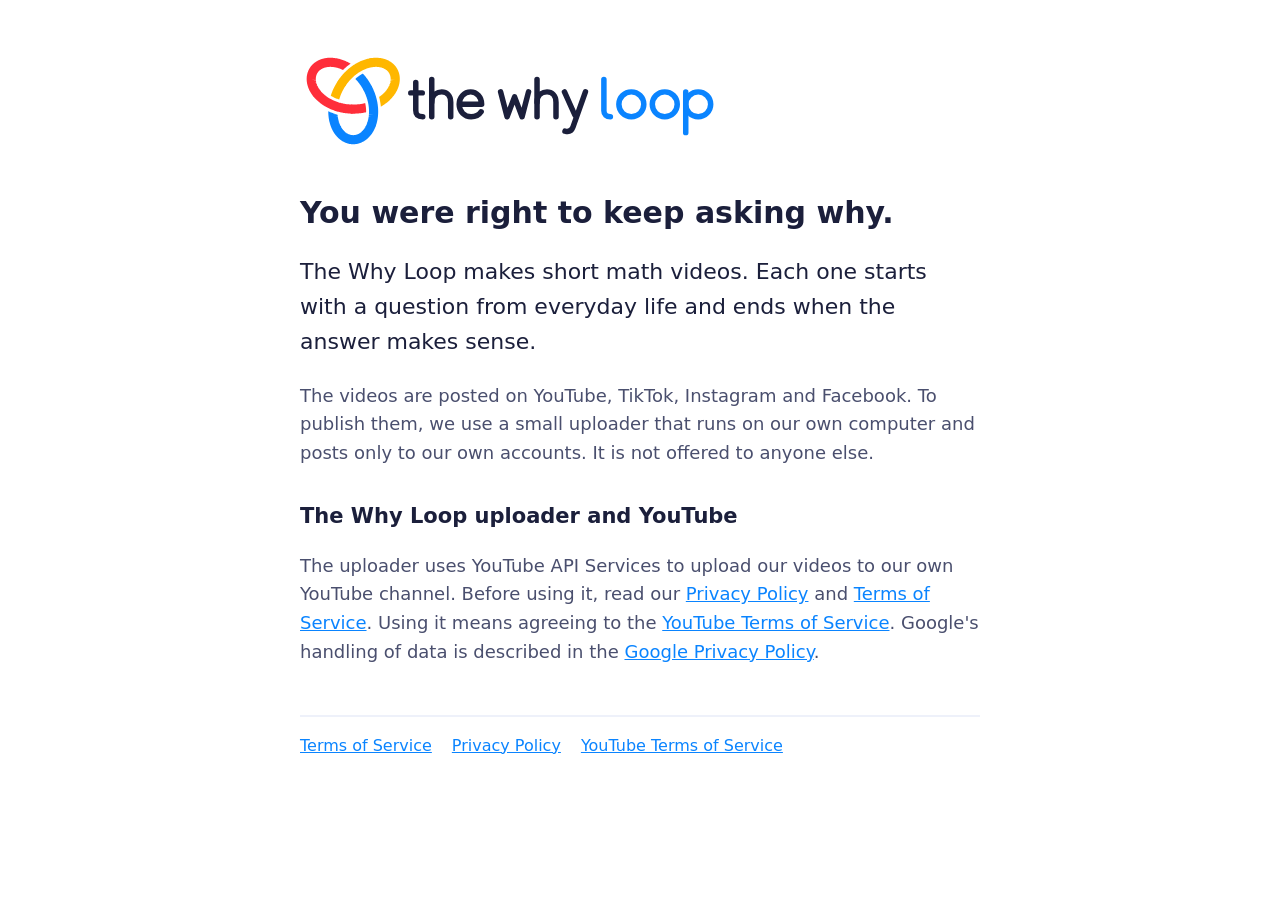
<file: index.html>
<!doctype html>
<html lang="en">
<head>
<meta charset="utf-8">
<meta name="viewport" content="width=device-width, initial-scale=1">
<title>The Why Loop</title>
<meta name="description" content="Short math videos for people who still ask why.">
<link rel="icon" href="favicon.svg" type="image/svg+xml">
<link rel="stylesheet" href="style.css">
</head>
<body>
<main>
<header><img src="the-why-loop-horizontal.svg" alt="The Why Loop"></header>
<h1>You were right to keep asking why.</h1>
<p class="lead">The Why Loop makes short math videos. Each one starts with a question from everyday life and ends when the answer makes sense.</p>
<p>The videos are posted on YouTube, TikTok, Instagram and Facebook. To publish them, we use a small uploader that runs on our own computer and posts only to our own accounts. It is not offered to anyone else.</p>
<h2>The Why Loop uploader and YouTube</h2>
<p>The uploader uses YouTube API Services to upload our videos to our own YouTube channel. Before using it, read our <a href="privacy.html">Privacy Policy</a> and <a href="terms.html">Terms of Service</a>. Using it means agreeing to the <a href="https://www.youtube.com/t/terms">YouTube Terms of Service</a>. Google's handling of data is described in the <a href="https://policies.google.com/privacy">Google Privacy Policy</a>.</p>
<nav><a href="terms.html">Terms of Service</a><a href="privacy.html">Privacy Policy</a><a href="https://www.youtube.com/t/terms">YouTube Terms of Service</a></nav>
</main>
</body>
</html>
</file>
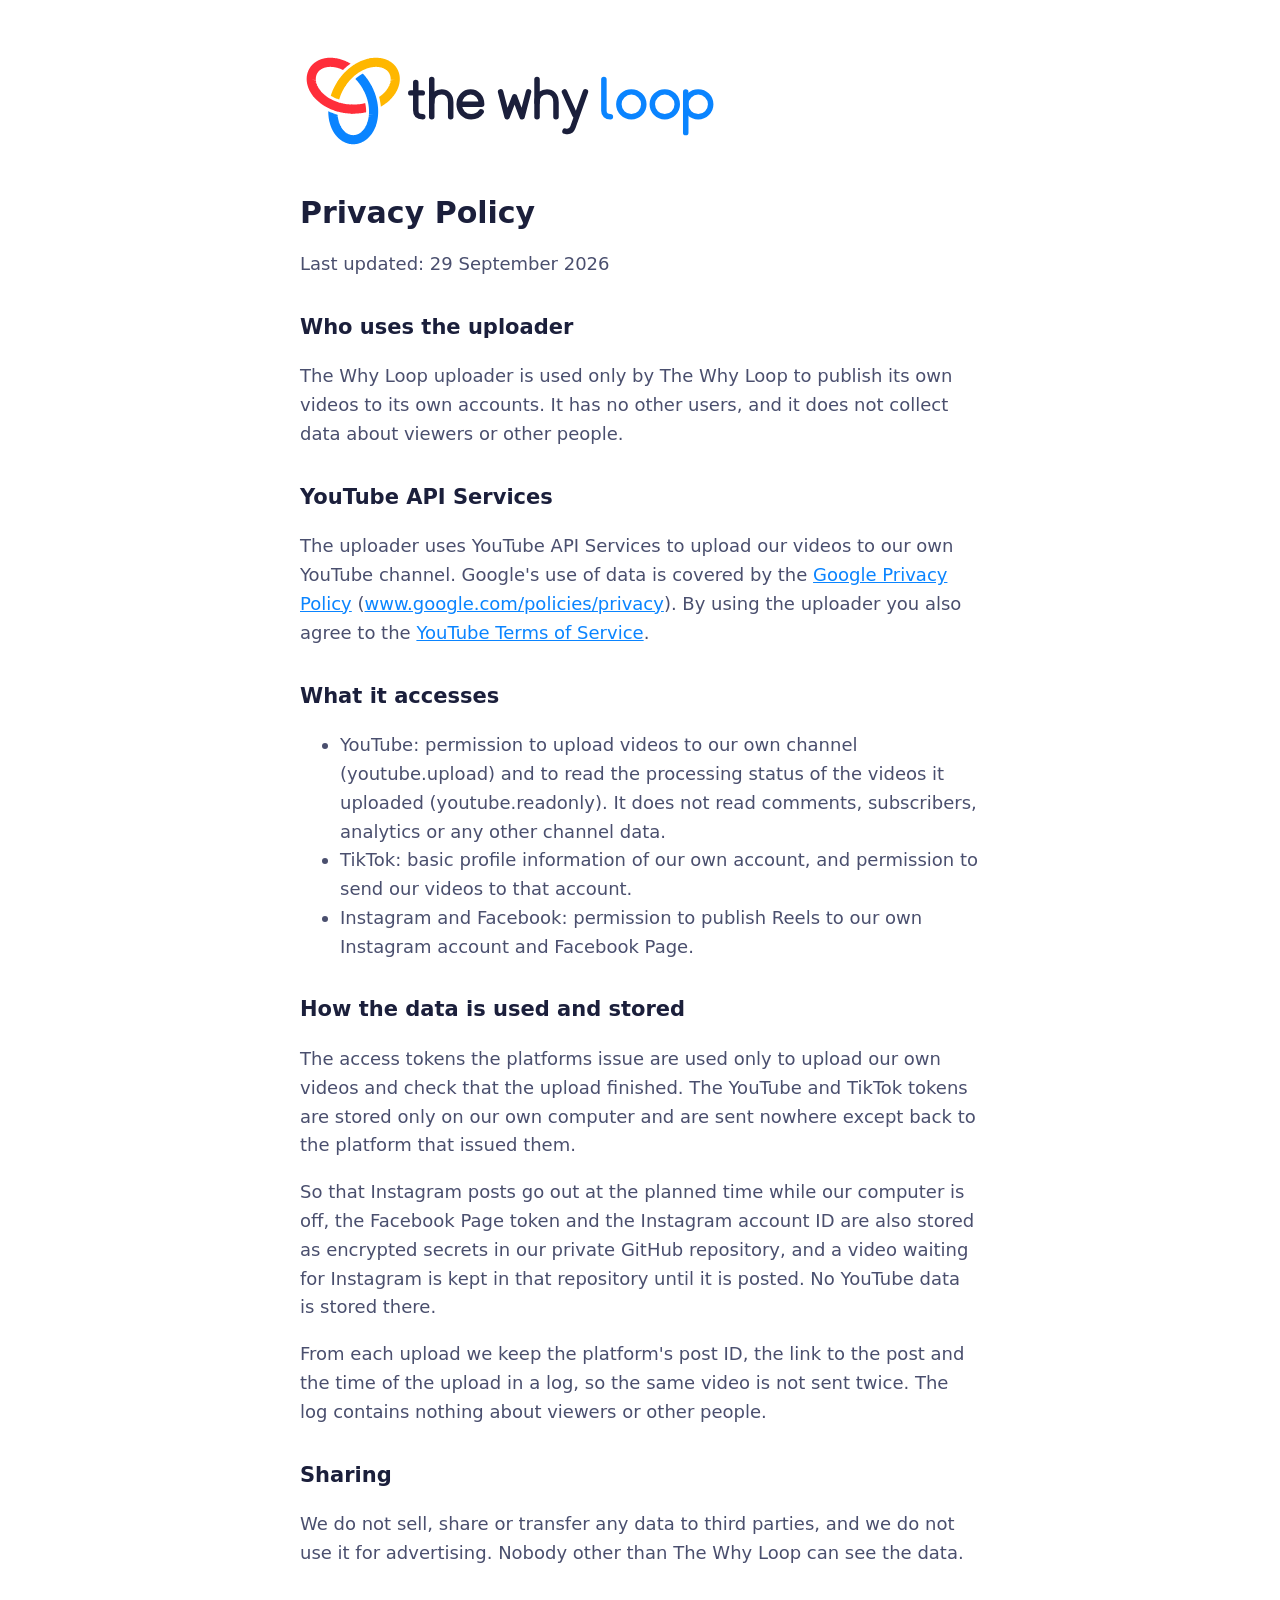
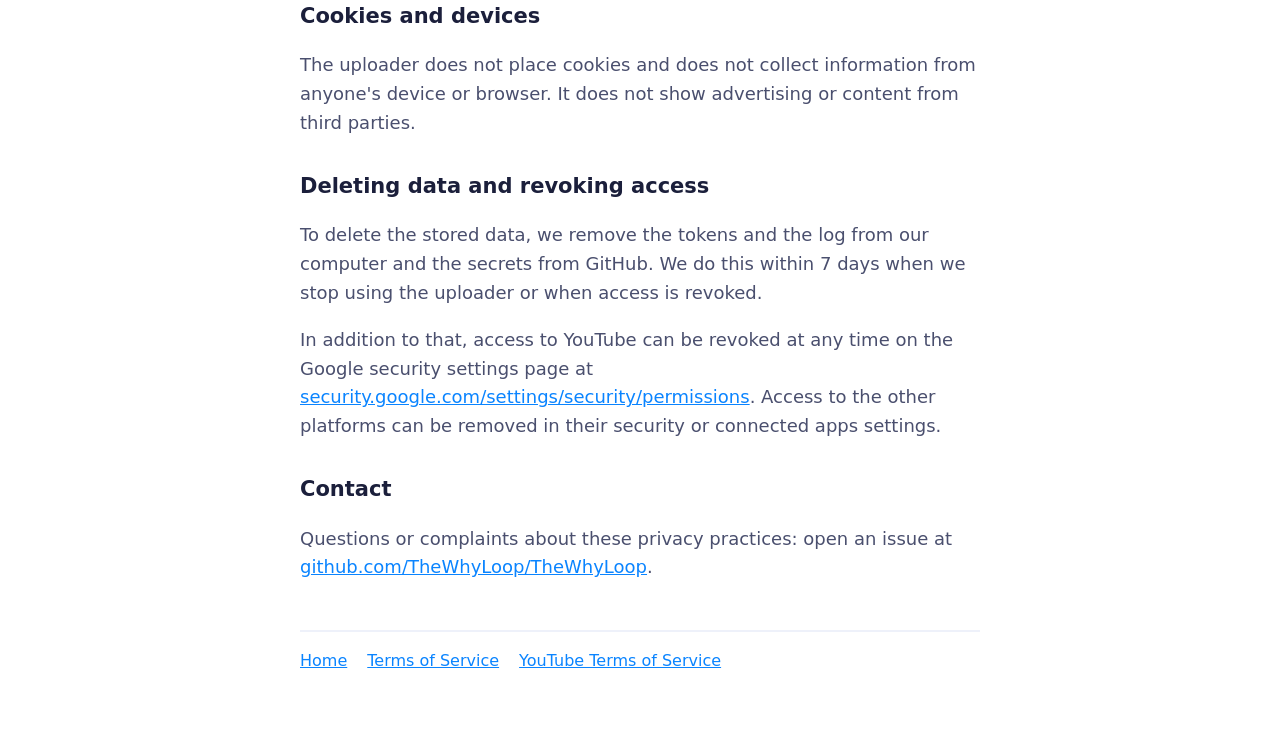
<file: privacy.html>
<!doctype html>
<html lang="en">
<head>
<meta charset="utf-8">
<meta name="viewport" content="width=device-width, initial-scale=1">
<title>Privacy Policy · The Why Loop</title>
<link rel="icon" href="favicon.svg" type="image/svg+xml">
<link rel="stylesheet" href="style.css">
</head>
<body>
<main>
<header><a href="index.html"><img src="the-why-loop-horizontal.svg" alt="The Why Loop"></a></header>
<h1>Privacy Policy</h1>
<p>Last updated: 29 September 2026</p>

<h2>Who uses the uploader</h2>
<p>The Why Loop uploader is used only by The Why Loop to publish its own videos to its own accounts. It has no other users, and it does not collect data about viewers or other people.</p>

<h2>YouTube API Services</h2>
<p>The uploader uses YouTube API Services to upload our videos to our own YouTube channel. Google's use of data is covered by the <a href="https://policies.google.com/privacy">Google Privacy Policy</a> (<a href="http://www.google.com/policies/privacy">www.google.com/policies/privacy</a>). By using the uploader you also agree to the <a href="https://www.youtube.com/t/terms">YouTube Terms of Service</a>.</p>

<h2>What it accesses</h2>
<ul>
<li>YouTube: permission to upload videos to our own channel (youtube.upload) and to read the processing status of the videos it uploaded (youtube.readonly). It does not read comments, subscribers, analytics or any other channel data.</li>
<li>TikTok: basic profile information of our own account, and permission to send our videos to that account.</li>
<li>Instagram and Facebook: permission to publish Reels to our own Instagram account and Facebook Page.</li>
</ul>

<h2>How the data is used and stored</h2>
<p>The access tokens the platforms issue are used only to upload our own videos and check that the upload finished. The YouTube and TikTok tokens are stored only on our own computer and are sent nowhere except back to the platform that issued them.</p>
<p>So that Instagram posts go out at the planned time while our computer is off, the Facebook Page token and the Instagram account ID are also stored as encrypted secrets in our private GitHub repository, and a video waiting for Instagram is kept in that repository until it is posted. No YouTube data is stored there.</p>
<p>From each upload we keep the platform's post ID, the link to the post and the time of the upload in a log, so the same video is not sent twice. The log contains nothing about viewers or other people.</p>

<h2>Sharing</h2>
<p>We do not sell, share or transfer any data to third parties, and we do not use it for advertising. Nobody other than The Why Loop can see the data.</p>

<h2>Cookies and devices</h2>
<p>The uploader does not place cookies and does not collect information from anyone's device or browser. It does not show advertising or content from third parties.</p>

<h2>Deleting data and revoking access</h2>
<p>To delete the stored data, we remove the tokens and the log from our computer and the secrets from GitHub. We do this within 7 days when we stop using the uploader or when access is revoked.</p>
<p>In addition to that, access to YouTube can be revoked at any time on the Google security settings page at <a href="https://security.google.com/settings/security/permissions">security.google.com/settings/security/permissions</a>. Access to the other platforms can be removed in their security or connected apps settings.</p>

<h2>Contact</h2>
<p>Questions or complaints about these privacy practices: open an issue at <a href="https://github.com/TheWhyLoop/TheWhyLoop/issues">github.com/TheWhyLoop/TheWhyLoop</a>.</p>

<nav><a href="index.html">Home</a><a href="terms.html">Terms of Service</a><a href="https://www.youtube.com/t/terms">YouTube Terms of Service</a></nav>
</main>
</body>
</html>
</file>
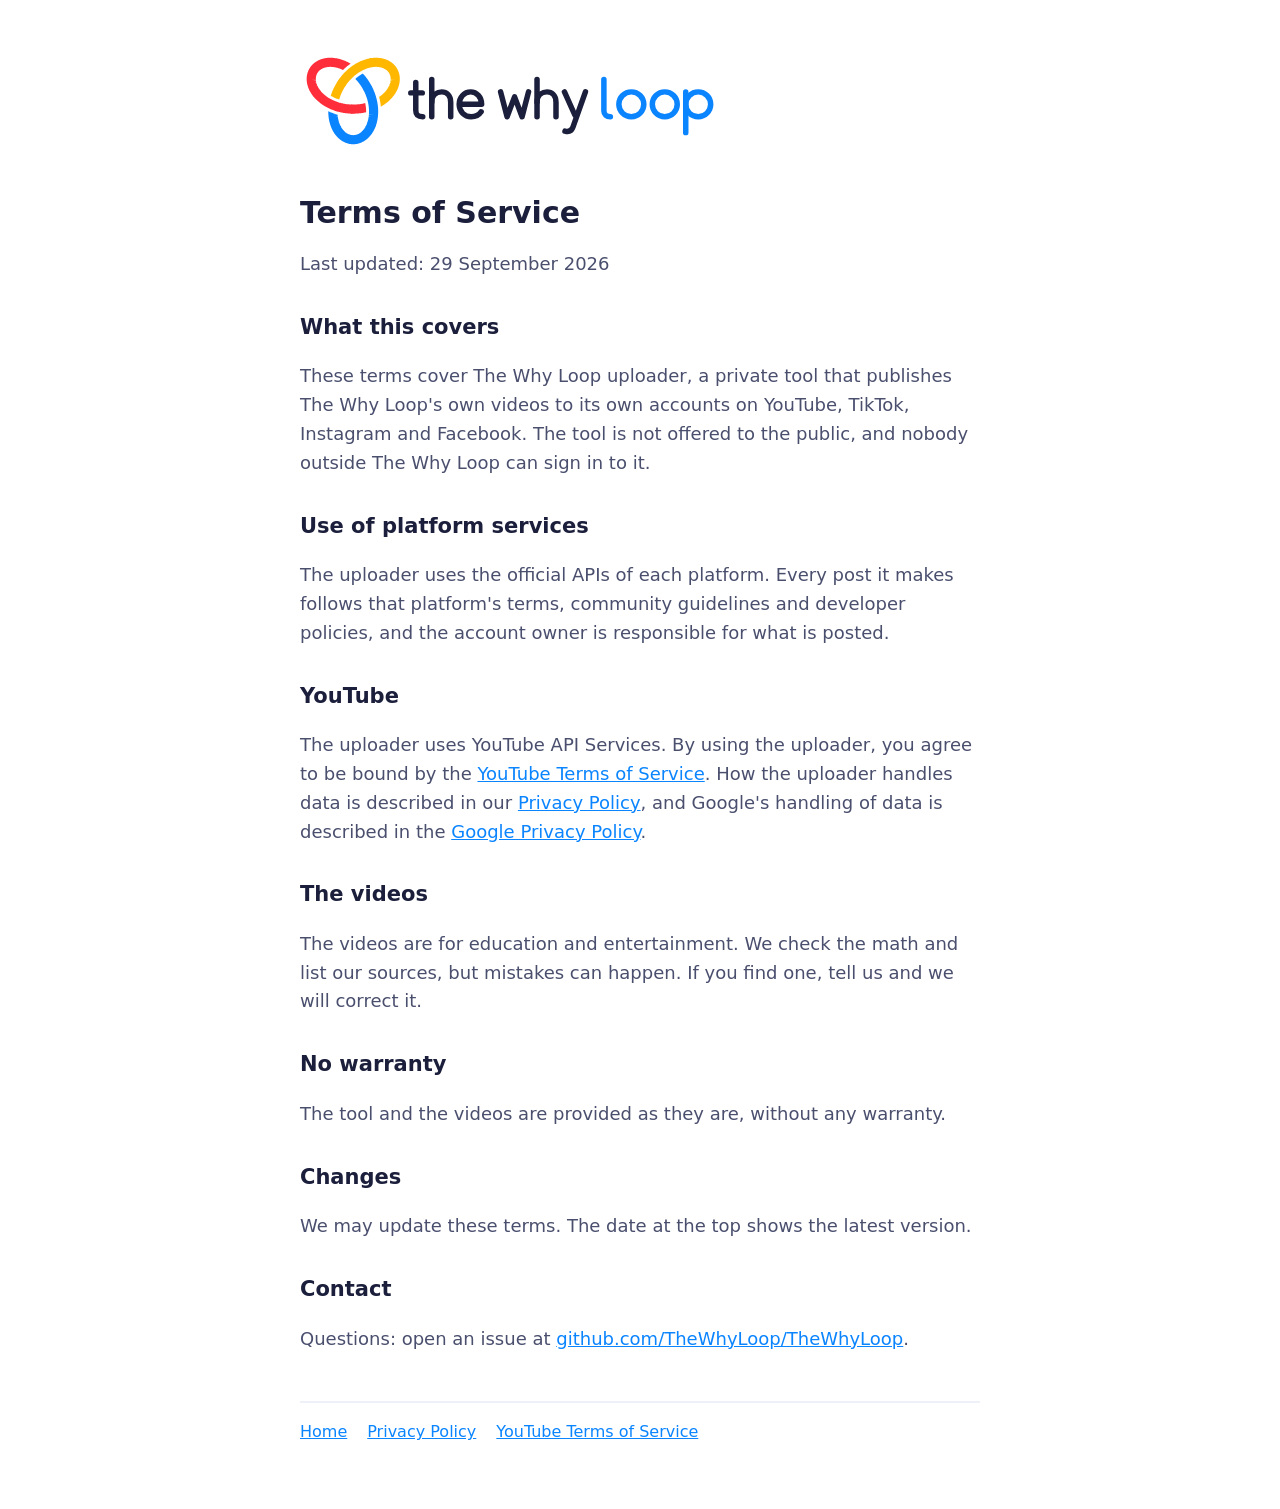
<file: terms.html>
<!doctype html>
<html lang="en">
<head>
<meta charset="utf-8">
<meta name="viewport" content="width=device-width, initial-scale=1">
<title>Terms of Service · The Why Loop</title>
<link rel="icon" href="favicon.svg" type="image/svg+xml">
<link rel="stylesheet" href="style.css">
</head>
<body>
<main>
<header><a href="index.html"><img src="the-why-loop-horizontal.svg" alt="The Why Loop"></a></header>
<h1>Terms of Service</h1>
<p>Last updated: 29 September 2026</p>

<h2>What this covers</h2>
<p>These terms cover The Why Loop uploader, a private tool that publishes The Why Loop's own videos to its own accounts on YouTube, TikTok, Instagram and Facebook. The tool is not offered to the public, and nobody outside The Why Loop can sign in to it.</p>

<h2>Use of platform services</h2>
<p>The uploader uses the official APIs of each platform. Every post it makes follows that platform's terms, community guidelines and developer policies, and the account owner is responsible for what is posted.</p>

<h2>YouTube</h2>
<p>The uploader uses YouTube API Services. By using the uploader, you agree to be bound by the <a href="https://www.youtube.com/t/terms">YouTube Terms of Service</a>. How the uploader handles data is described in our <a href="privacy.html">Privacy Policy</a>, and Google's handling of data is described in the <a href="https://policies.google.com/privacy">Google Privacy Policy</a>.</p>

<h2>The videos</h2>
<p>The videos are for education and entertainment. We check the math and list our sources, but mistakes can happen. If you find one, tell us and we will correct it.</p>

<h2>No warranty</h2>
<p>The tool and the videos are provided as they are, without any warranty.</p>

<h2>Changes</h2>
<p>We may update these terms. The date at the top shows the latest version.</p>

<h2>Contact</h2>
<p>Questions: open an issue at <a href="https://github.com/TheWhyLoop/TheWhyLoop/issues">github.com/TheWhyLoop/TheWhyLoop</a>.</p>

<nav><a href="index.html">Home</a><a href="privacy.html">Privacy Policy</a><a href="https://www.youtube.com/t/terms">YouTube Terms of Service</a></nav>
</main>
</body>
</html>
</file>
<file: style.css>
:root {
  --navy: #1b1f3b;
  --blue: #0a84ff;
  --red: #ff2e3a;
  --paper: #ffffff;
  --muted: #4a4f6e;
}
* { box-sizing: border-box; }
body {
  margin: 0;
  background: var(--paper);
  color: var(--navy);
  font: 18px/1.6 system-ui, -apple-system, "Segoe UI", Roboto, sans-serif;
}
main { max-width: 720px; margin: 0 auto; padding: 48px 20px 64px; }
header img { width: min(420px, 100%); height: auto; display: block; }
h1 { font-size: 30px; line-height: 1.25; margin: 40px 0 8px; }
h2 { font-size: 21px; margin: 32px 0 4px; }
p, li { color: var(--muted); }
a { color: var(--blue); }
nav { margin-top: 48px; padding-top: 16px; border-top: 2px solid #eef1fa; font-size: 16px; }
nav a { margin-right: 20px; }
.lead { font-size: 22px; color: var(--navy); }
</file>
